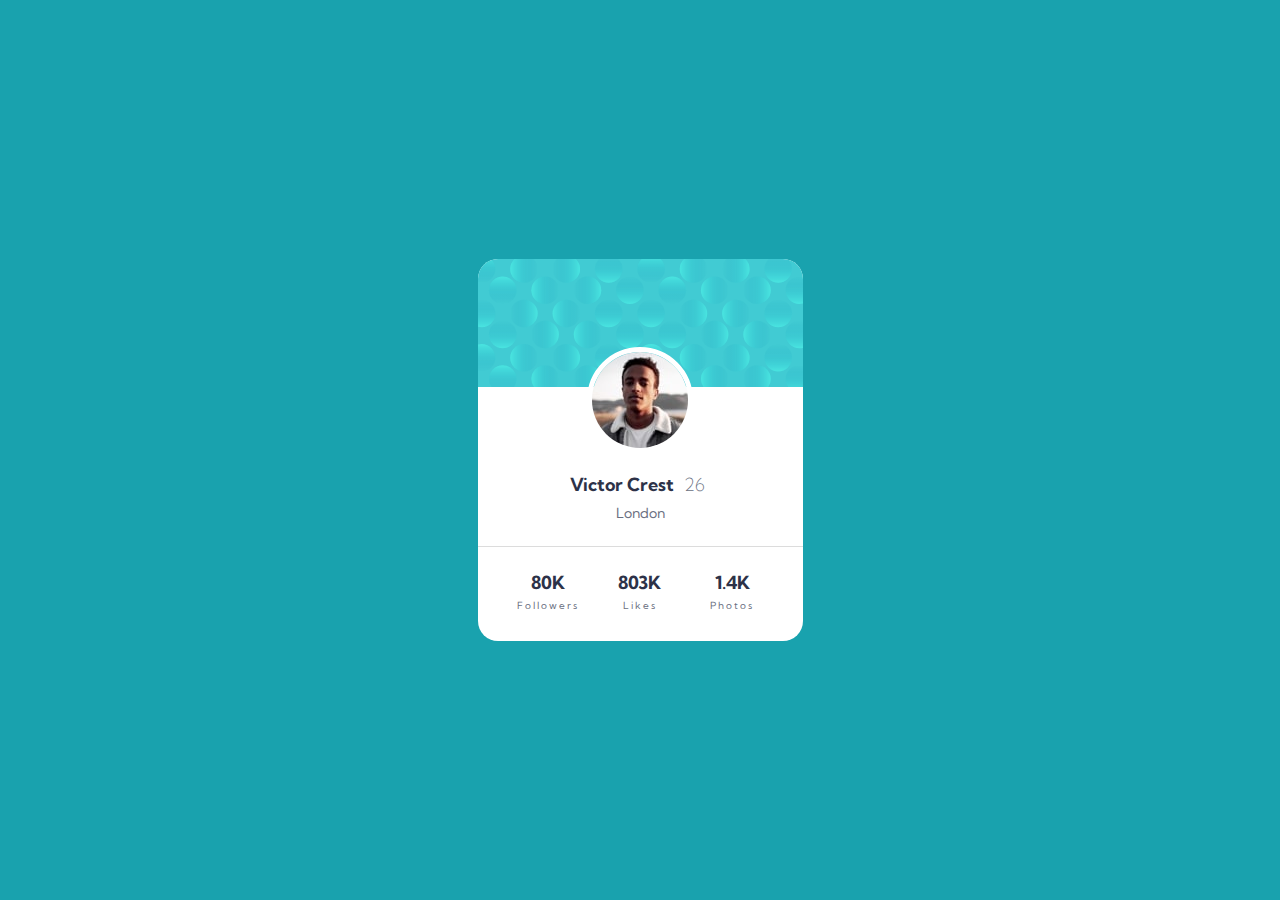
<file: index.html>
<!DOCTYPE html>
<html lang="en">
	<head>
		<meta charset="UTF-8" />
		<meta http-equiv="X-UA-Compatible" content="IE=edge" />
		<meta name="viewport" content="width=device-width, initial-scale=1.0" />
		<link rel="stylesheet" href="design/style.css" />
		<link rel="preconnect" href="https://fonts.gstatic.com" />
		<link
			href="https://fonts.googleapis.com/css2?family=Kumbh+Sans:wght@400;700&display=swap"
			rel="stylesheet"
		/>
		<title>Frontend-Mentor-Profile_Card_Component</title>
	</head>
	<body>
		<div class="card-container">

			<div class="card-header">
				
			</div>

			<div class="card-content">
				<img src="images/image-victor.jpg" alt="" />
				<h3>Victor Crest <span> 26</span></h3>
				<p>London</p>
			</div>

			<div class="card-footer">
				<div class="item">
					<h3>80K</h3>
					<p>Followers</p>
				</div>
				<div class="item">
					<h3>803K</h3>
					<p>Likes</p>
				</div>
				<div class="item">
					<h3>1.4K</h3>
					<p>Photos</p>
				</div>
			</div>
		</div>
	</body>
</html>
</file>
<file: design/style.css>
* {
	box-sizing: border-box;
	padding: 0;
	margin: 0;
}
body {
	font-family: 'Kumbh Sans', sans-serif;
	color: hsl(227, 10%, 46%);
	font-size: 14px;
	font-weight: 400;
	background-color: hsl(185, 75%, 39%);
	max-width: 1440px;
	min-height: 100vh;
	background-image: url(../images/bg-pattern-top.svg),
		url(../images/bg-pattern-bottom.svg);
	background-repeat: no-repeat;
	background-position: left -110vh top -95vh, right -110vh bottom -90vh;
	
	display: flex;
	flex-direction: column;
	justify-content: center;
	align-items: center;
	margin-left: auto;
	margin-right: auto;
}

h3{
	color: hsl(229, 23%, 23%);
	font-weight: 700;
	font-size: 18px;
}
.card-container {
	background-color:white;
	width: 325px;
	border-radius: 20px;
	overflow: hidden;
	display: flex;
	flex-direction: column;
	justify-content: center;
	align-items: center;
}
.card-container div{
	width: 100%;
}

.card-header {
	height: 8rem;
	background-image: url(../images/bg-pattern-card.svg);
	background-size: cover;
}
.card-content img {
	margin-top: -5rem;
	margin-bottom: 1rem;
	border: 5px solid white;
	border-radius: 50%;
}

.card-content span{
	color: hsl(227, 10%, 46%);
	margin: 6px;
	font-weight: 200;
}

.card-content p {
	margin-top: 0.5rem;
}
.card-content {
	text-align: center;
	padding-top: 2.5rem;
	padding-bottom: 1.5rem;
}

.card-footer {
	padding: 1.5rem;
	border-top: 1px solid hsla(0, 0%, 59%, 0.329);
	display: flex;
	flex-direction: row;
	justify-content: space-around;
}
.card-footer p{
	padding: 5px;
	font-size: 10px;
	letter-spacing: 2px;
}
.item{
	text-align: center;

}

@media (min-width: 1440px) {
	body {
		background-position: left -40vh top -75vh, right -40vh bottom -75vh;
		background-size: 150vh;
	}
}
</file>
